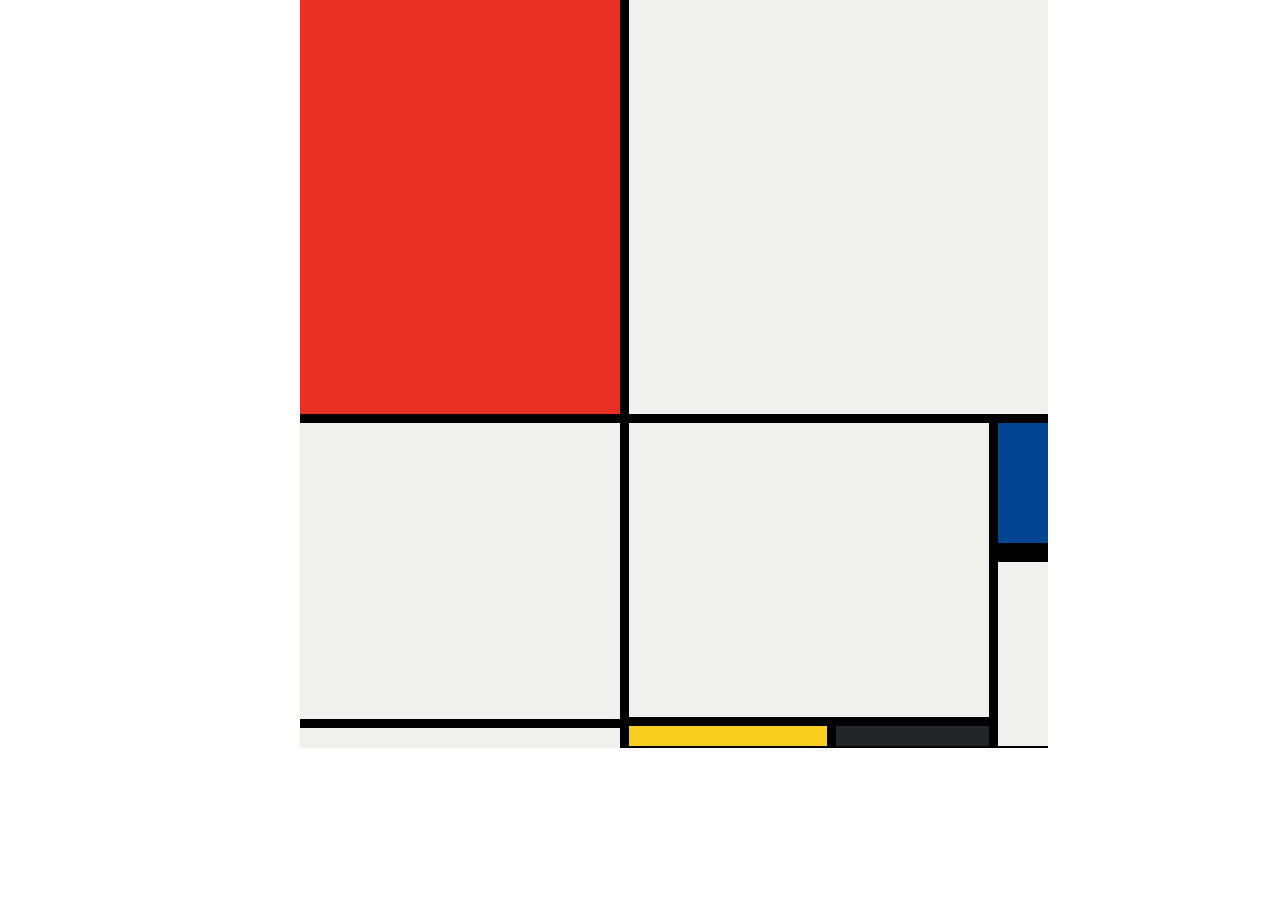
<file: 10.3 Mondrian Project/index.html>
<!DOCTYPE html>
<html lang="en">

<head>
  <meta charset="UTF-8">
  <meta name="viewport" content="width=device-width, initial-scale=1.0">
  <title>Mondrian Project</title>
  <style>
    /* 
    Write your CSS here 
    Gap Colour: #000
    White: #F0F1EC
    Red: #E72F24
    Black: #232629
    Blue: #004592
    Yellow: #F9D01E

    For dimensions, see dimensions.png image.
    HINT: Remember you can't change the properties of grid lines.
    But grid lines are transparent!

    */
    *{
      margin: 0px;
      padding: 0px;
    }
    
    .container{
      height: 748px;
      width: 748px;
      display: grid;
      grid-template-rows: 414px 325px;
      grid-template-columns: 320px 419px;
      gap: 9px;
      background-color: #000;
      position: relative;
      left: 300px;
      
    }
    .one{
      background-color: #E72F24;
    }
    .two{
      background-color: #F0F1EC;
    }
    .three
    {

      display: grid;
      grid-template-columns: auto;
      grid-template-rows:296px 20px ;
      gap: 9px;

    }
    .three>div{
      background-color: #F0F1EC;
    }
    .four
    {
      display: grid;
      grid-template-rows: 130px 155px 20px;
      grid-template-columns: 198px 153px 50px;
      gap: 9px;
    }
    .four>.s1{
      background-color: #F0F1EC;
      grid-area: 1/1/3/3;
    }
    .four>.s2{
      background-color:#004592;
      grid-area: 1/3/2/4;
      border-bottom: solid black 10px;
    }
    .four>.s3{
      background-color: #F9D01E;
      grid-area: 3/1/4/2;
    }
    .four>.s4{
      background-color: #232629;
      grid-area: 3/2/4/3;
    }
    .four>.s5{
      background-color:#F0F1EC ;
      grid-area: 2/3/4/4;
    }
  </style>
</head>

<body>
  <!-- Write your HTML here -->
  <div class="container">
    <div class="card one"></div>
    <div class="card two"></div>
    <div class="card three">
      <div class="s1"></div>
      <div class="s2"></div>
    </div>
    <div class="card four">
      <div class="s1"></div>
      <div class="s2"></div>
      <div class="s3"></div>
      <div class="s4"></div>
      <div class="s5"></div>
    </div> 

  </div>
</body>

</html>
</file>
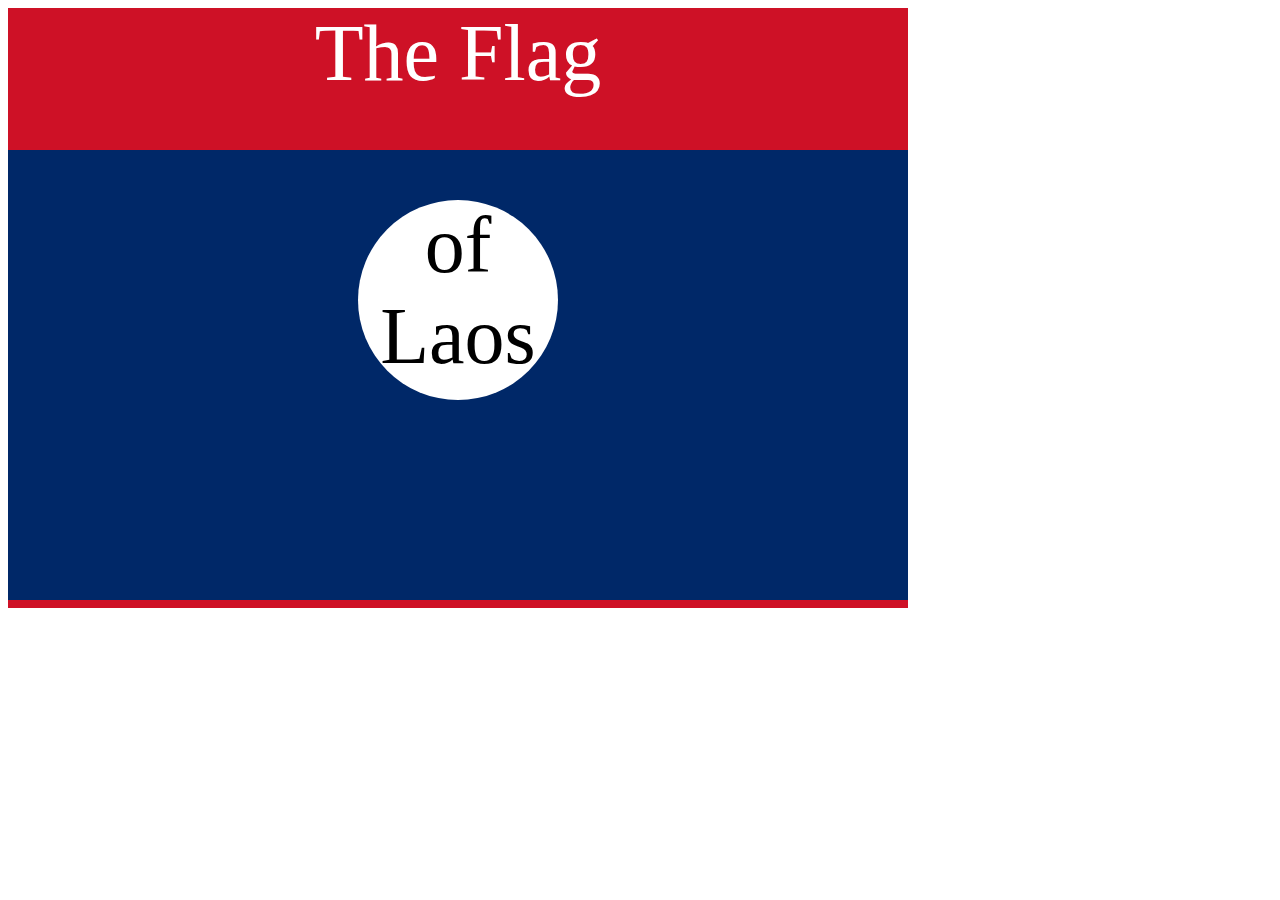
<file: 7.3 CSS Flag Project/index.html>
<!DOCTYPE html>
<html lang="en">

<head>
  <meta charset="UTF-8">
  <title>CSS Flag Project</title>
  <style>
    /* Write your CSS Code here */
    .flag{
      background-color: #ce1126;
      width: 900px;
      height: 600px;
      position: static;
    }
   .flag>p{
      color: white;
      text-align: center;
      font-size: 5rem;
    }
    
    .flag div{
      background-color: #002868;
      width: 900px;
      height: 50%;
      position: absolute;
      top: 150px;
      

    }
    p{
      padding: 0px;
      margin: 0px;
    }
    .flag div div{
      text-align: center;
      padding: 0px;
      margin: 0px;
      font-size: 5rem;
      height:200px;
      width: 200px;
      background-color: white;
      border-radius: 50%;
      position: absolute;
      top:50px;
      left: 350px;

    }
    
  </style>
</head>

<!-- 
  IMPORTANT! Do not change any HTML
Don't add any classes/ids/elements 
Use what you know about combining selectors 
and CSS specificity instead.
Hint 1: The flag is 900px by 600px and the circle is 200px by 200px.
Hint 2: You can use CSS inspection to get the colors from
https://appbrewery.github.io/flag-of-laos/
-->

<body>
  <div class="flag">
    <p>The Flag</p>
    <div>
      <div>
        <p>of Laos</p>
      </div>
    </div>
  </div>
</body>

</html>
</file>
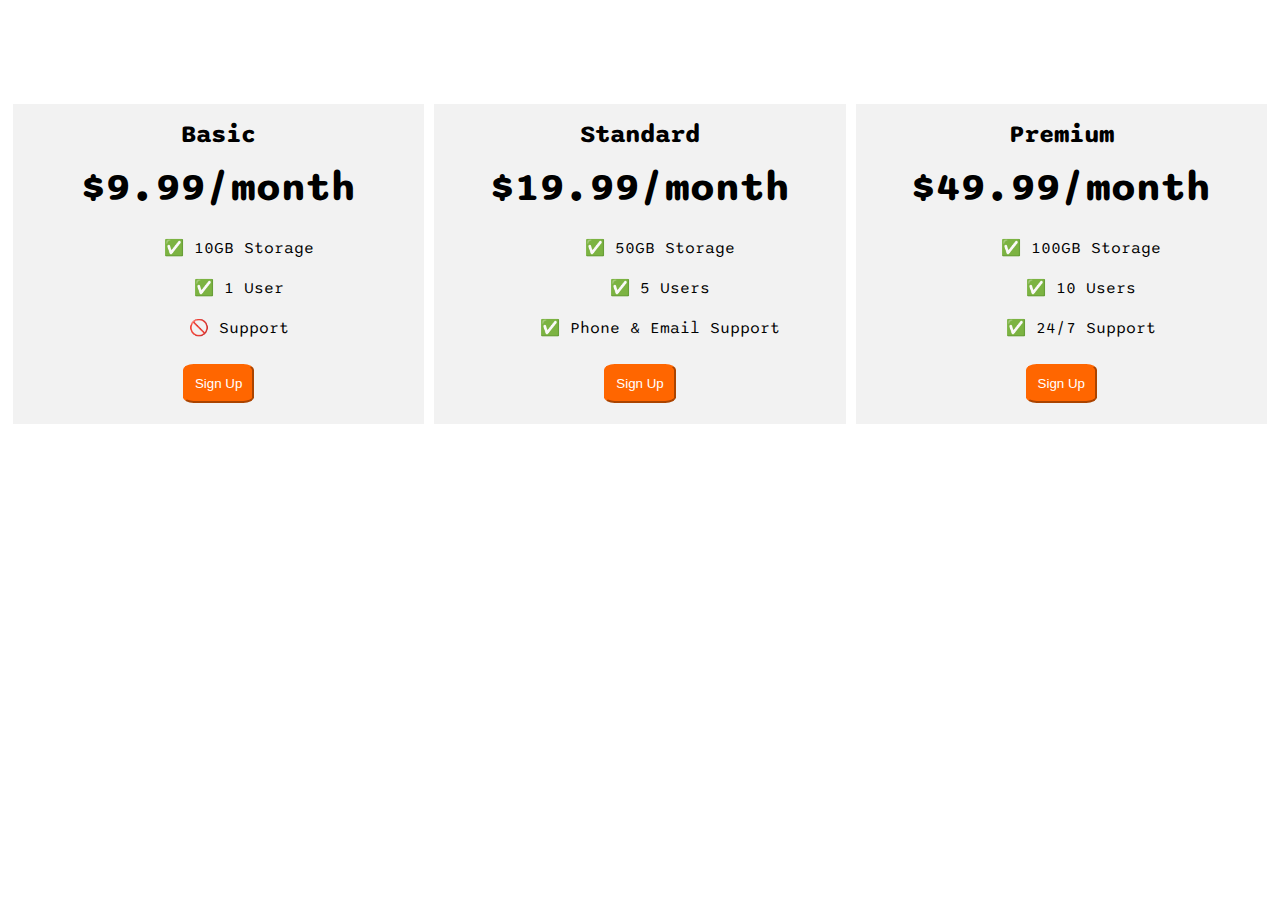
<file: 9.4 Flexbox Pricing Table Project/index.html>
<!DOCTYPE html>
<html>

<head>
  <title>Flexbox Pricing Table</title>
  <link rel="preconnect" href="https://fonts.googleapis.com">
  <link rel="preconnect" href="https://fonts.gstatic.com" crossorigin>
  <link href="https://fonts.googleapis.com/css2?family=Sono:wght@400;700&display=swap" rel="stylesheet">
  <style>
    body {
      font-family: 'Sono', sans-serif;
    }
    .pricing-container{
      display:flex;
      height: 40vw;
      justify-content: space-around;
      align-items: center;
      border-radius: 15%;
      
    }
    .pricing-plan{
      width:400px;
      height:300px;
      background-color:#f2f2f2;
      padding: 10px;
      text-align: center;
      margin: 5px;

    }
    .plan-title{
      font-size: 25px;
      font-weight: bold;
      padding: 5px;
    }
    .plan-price{
      font-size: 40px;
      font-weight: bold;
      margin: 10px;
    }
    ul{
      list-style: none;
    }
    li{
      padding: 10px;
    }
    button{
      background-color: #ff6600;
      border-color: #ff6600 ;
      color: white;
      padding: 10px;
      border-radius: 15%;

    }


    
    @media (max-width: 1250px) {
      .pricing-container{
        flex-direction: column;
        height: 100vw;
      }
      .pricing-plan{
        margin: 20px;
      }
      
    }
  </style>
</head>

<body>
  <div class="pricing-container">
    <div class="pricing-plan">
      <div class="plan-title">Basic</div>
      <div class="plan-price">$9.99/month</div>
      <ul class="plan-features">
        <li>✅ 10GB Storage</li>
        <li>✅ 1 User</li>
        <li>🚫 Support</li>
      </ul>
      <button class="plan-button">Sign Up</a>
    </div>
    <div class="pricing-plan">
      <div class="plan-title">Standard</div>
      <div class="plan-price">$19.99/month</div>
      <ul class="plan-features">
        <li>✅ 50GB Storage</li>
        <li>✅ 5 Users</li>
        <li>✅ Phone &amp; Email Support</li>
      </ul>
      <button class="plan-button">Sign Up</a>
    </div>
    <div class="pricing-plan">
      <div class="plan-title">Premium</div>
      <div class="plan-price">$49.99/month</div>
      <ul class="plan-features">
        <li>✅ 100GB Storage</li>
        <li>✅ 10 Users</li>
        <li>✅ 24/7 Support</li>
      </ul>
      <button class="plan-button">Sign Up</a>
    </div>
  </div>

</body>

</html>
</file>
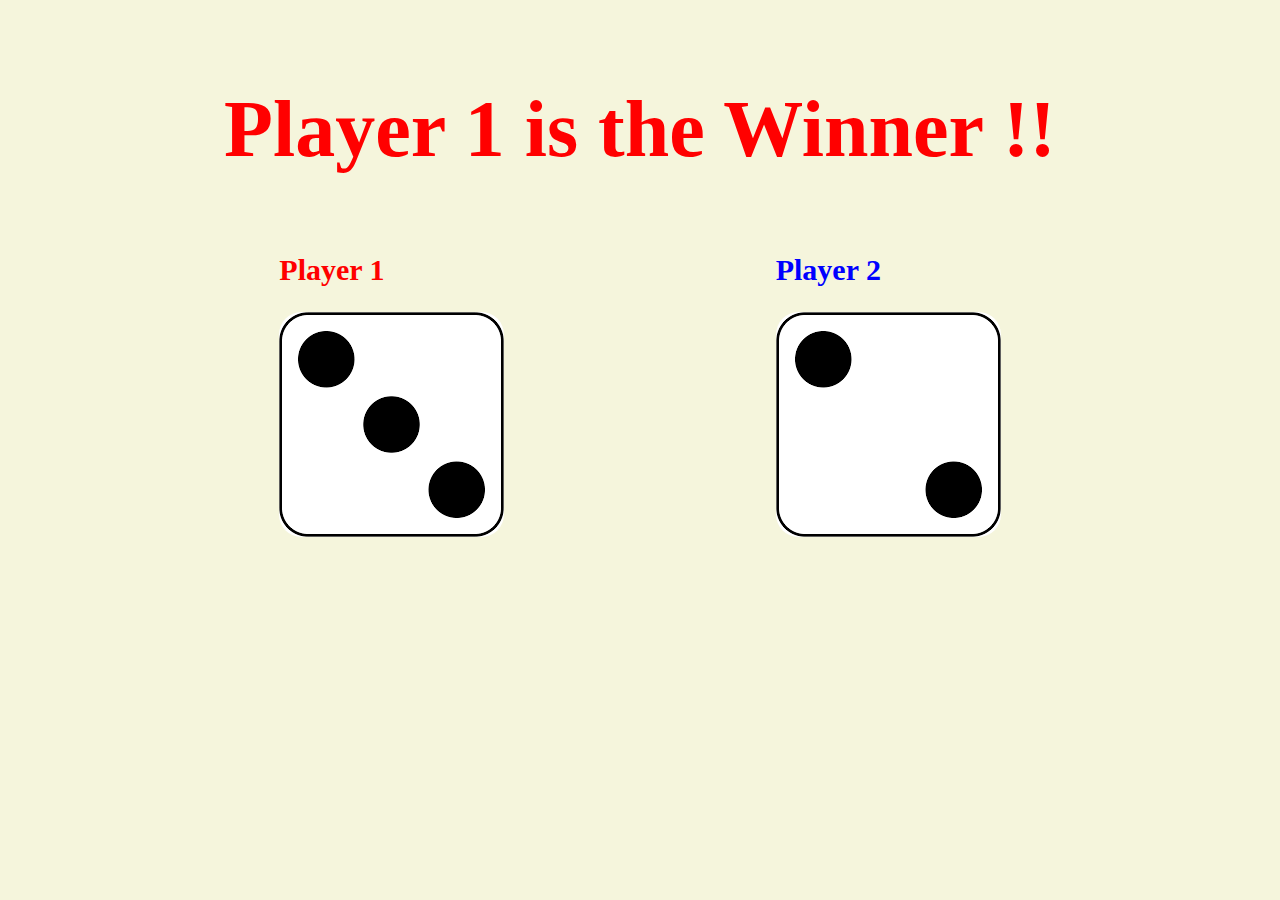
<file: Dice-game/index.html>
<!DOCTYPE html>
<html lang="en">
<head>
    <meta charset="UTF-8">
    <meta name="viewport" content="width=device-width, initial-scale=1.0">
    <title>Dice-Game</title>
    <link   rel="stylesheet"    href="./style.css"/>
</head>
<body>
    <div class="title">
        <h1></h1>
    </div>
    <div class="cnt">
        <div class="player1">
            <div class="name">
                <h2>Player 1</h2>
            </div>
            <div class="dice">
            
            </div>
        </div>
        <div class="player2">
            <div class="name">
                <h2>Player 2</h2>
            </div>
            <div class="dice">
            
            </div>
        </div>
    </div>
<script src="./index.js"></script>
</body>
</html>
</file>
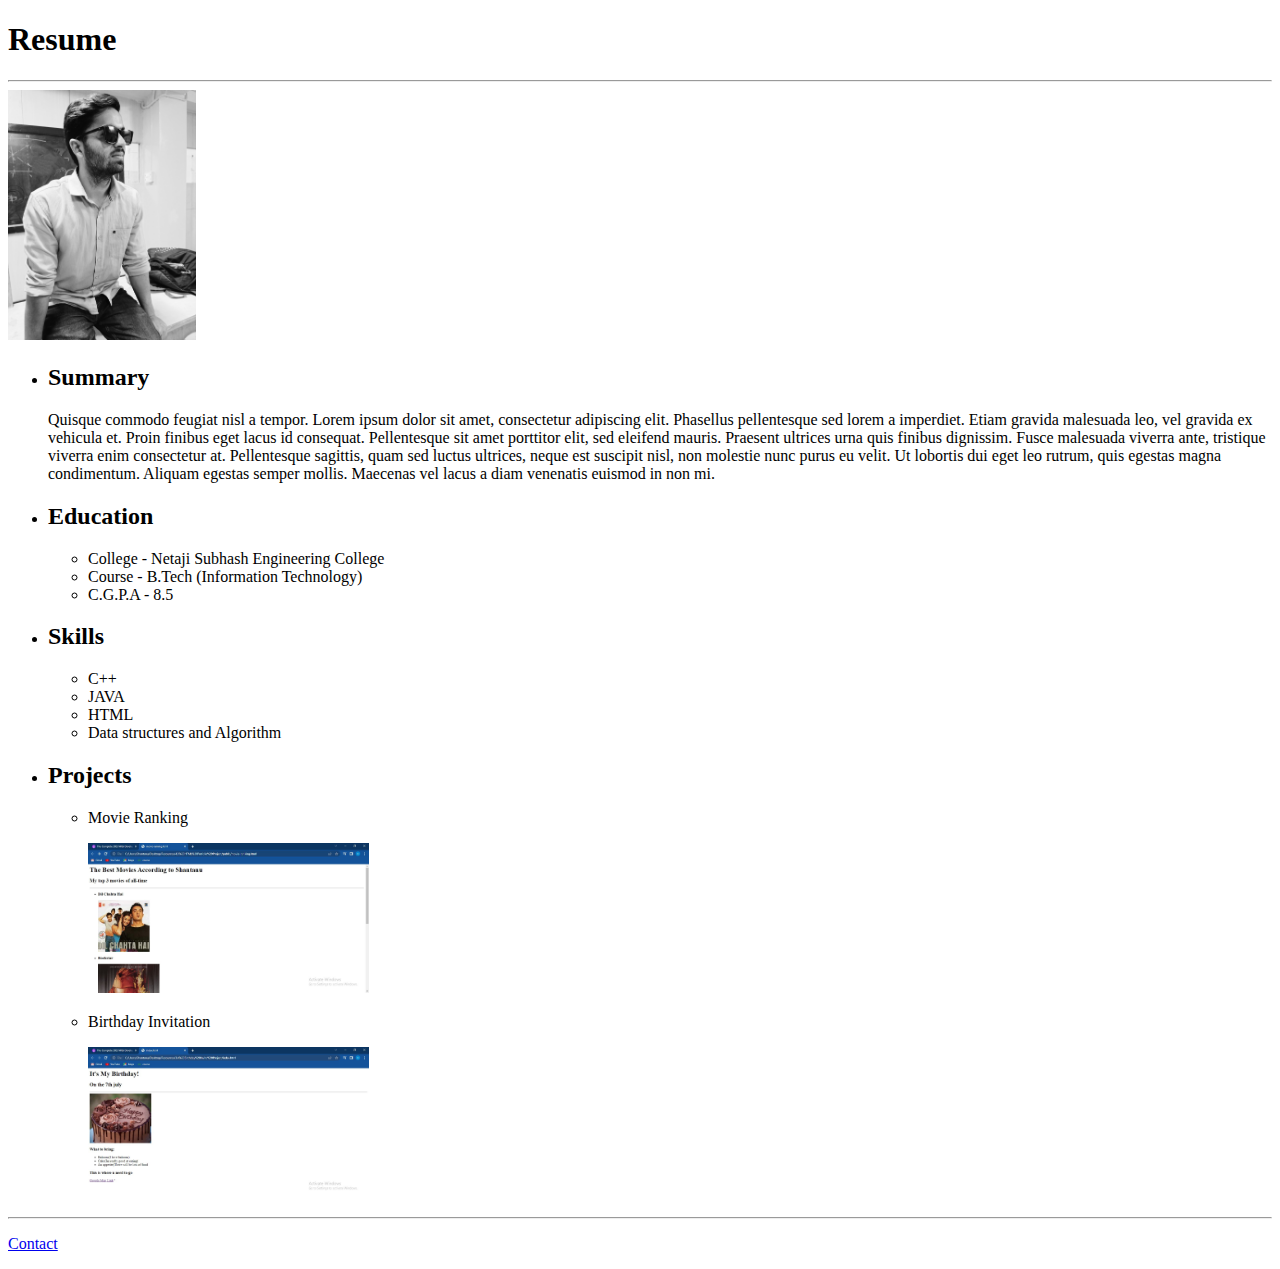
<file: html-portfolio/index.html>
<!DOCTYPE html>
<html lang="en" >
<head>
    <meta charset="UTF-8">
    <meta name="viewport" content="width=device-width, initial-scale=1.0">
    <title>MY Resume</title>
    
    
</head>
<body>
    <h1>Resume</h1>
    <hr>
    <img src="./Assets/Profile-photo.jpg" height="250"/>
    <ul>
        <p>
        <li>
        <h2 >Summary</h2>
        Quisque commodo feugiat nisl a tempor. Lorem ipsum dolor sit amet, consectetur adipiscing elit. Phasellus pellentesque sed lorem a imperdiet. Etiam gravida malesuada leo, vel gravida ex vehicula et. Proin finibus eget lacus id consequat. Pellentesque sit amet porttitor elit, sed eleifend mauris. Praesent ultrices urna quis finibus dignissim. Fusce malesuada viverra ante, tristique viverra enim consectetur at. Pellentesque sagittis, quam sed luctus ultrices, neque est suscipit nisl, non molestie nunc purus eu velit. Ut lobortis dui eget leo rutrum, quis egestas magna condimentum. Aliquam egestas semper mollis. Maecenas vel lacus a diam venenatis euismod in non mi.
        </li>
        </p>
        <p >
            <li>
                <h2 >Education</h2>
                <ul >
                    
                    <li>College - Netaji Subhash Engineering College </li>
                    <li>Course - B.Tech (Information Technology)</li>
                    <li>C.G.P.A - 8.5</li>
                    
                </ul>
            </li>
        </p> 
        
        <p>
            <li>
                <h2>Skills</h2>
                <ul>
                    <li>C++</li>
                    <li>JAVA</li>
                    <li>HTML</li>
                    <li>Data structures and Algorithm</li>
                </ul>
            </li>
        </p> 
    
        <p >
            <li>
                <h2>Projects</h2>
                <ul>
                    <li>Movie  Ranking<br>
                        <p>
                           <a href="./public/movie-ranking.html"><img src="./Assets/movie-ranking.JPG" height="150"/></a>
                        </p>
                    </li>
                    <li>Birthday Invitation<br>
                        <p>
                            <a href="./public/birthday.html"><img src="./Assets/birthday-invite.JPG" height ="150"/></a>
                        </p>

                </ul>
            </li>
        </p>
    </ul>
    <hr>
    <footer>
        <p>
            <a href="./public/contact.html">Contact</a>
        </p>
    </footer>
        

    </ul>
    
</body>
</html>
</file>
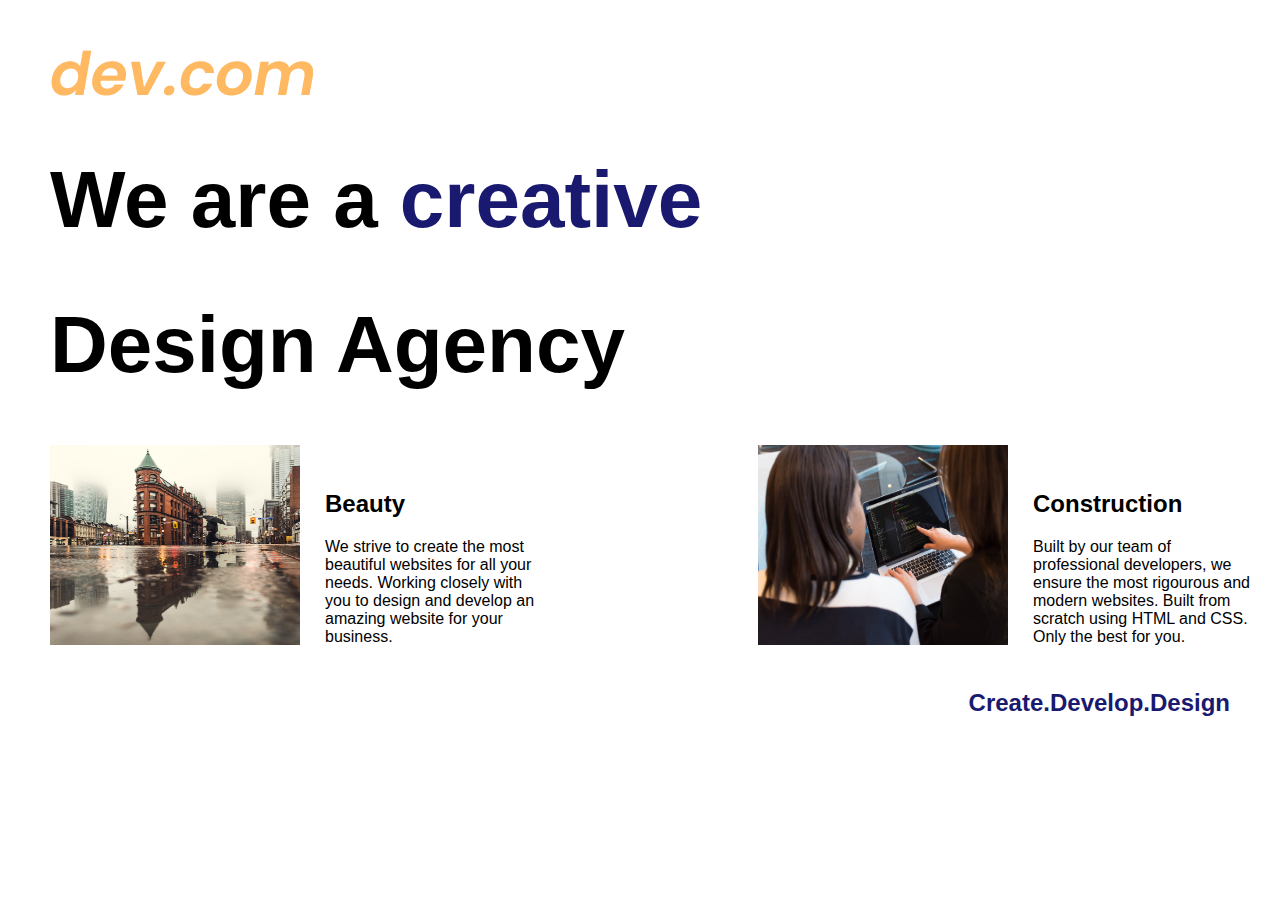
<file: Web-design-agency/index.html>
<!DOCTYPE html>
<html lang="en">
<head>
    <meta charset="UTF-8">
    <meta name="viewport" content="width=device-width, initial-scale=1.0">
    <title>Web-design</title>
    <link rel="stylesheet" href="./style.css"/>
</head>
<body>
    <div class="logo">
        <img src="./assets/images/logo.png"/>
    </div>
    <div class="moto">
        <h1>We are a <span class="creative">creative</span></h1> 
        <h1>Design Agency</h1>
    </div>
    <div class="container">
        <div class="left card">
            <img src="./assets/images/beautiful.jpg" />
            <div class="Card_text">
                <h2>Beauty</h2>
                <p>We strive to create the most beautiful websites for all your needs. Working closely with you to design and develop an amazing website for your business.</p>
            </div>
        </div>
        <div class="right card">
            <img src="./assets/images/construction.jpg"/>
            <div class="Card_text">
                <h2>Construction</h2>
                <p>Built by our team of professional developers, we ensure the most rigourous and modern websites. Built from scratch using HTML and CSS. Only the best for you.</p>
            </div>
        </div>
        <footer>
            <p>Create.Develop.Design</p>
        </footer>
    </div>
</body>
</html>
</file>
<file: Dice-game/style.css>
body{
    background-color: beige;
}
.title{
    margin-top: 30px;
    display: flex;
    justify-content: center;
    font-size: 30pt;
}
.cnt{
    display: flex;
    justify-content: space-evenly;
}
.cnt img{
    border-radius: 10%;
}
.player1 .name{
    color: red;
}
.player2 .name{
    color: blue;
}
.name{
    font-size: 15pt;
}
</file>
<file: Web-design-agency/style.css>
body{
    margin: 50px 50px 0px 50px;
    font-family: "Poppins", sans-serif;
}
h1{
    font-size: 5rem;
    font-weight: bold;
    margin-block-start: 0.67em;
    margin-block-end: 0.67em;
    margin-inline-start: 0px;
    margin-inline-end: 0px;
    
    
}
.creative{
    color: midnightblue;
}
.card>img{
    height: 200px;
    width: 250px;
    float: left;
}
.Card_text{
    position: relative;
    top: 25px;
    left: 25px;
}
.left.card{
    float: left;
}
.right.card{
    float: right;
}
.card{

    width: 40%;
}
footer{
    clear: left;
    clear: right;
    text-align: right;
    font-weight: bold;
    color: midnightblue;
    padding-top: 20px;
    font-size: 1.5em;
}
@media(max-width:800px)
{
    .card{
        width:100%;
        padding-top: 50px;
    }
    .Card_text{
         clear: both;
         position: relative;
         top: 10px;
         left:0px;
    }
    .card>img{
        width:400px;
        height: 400px;
    }
}
</file>
